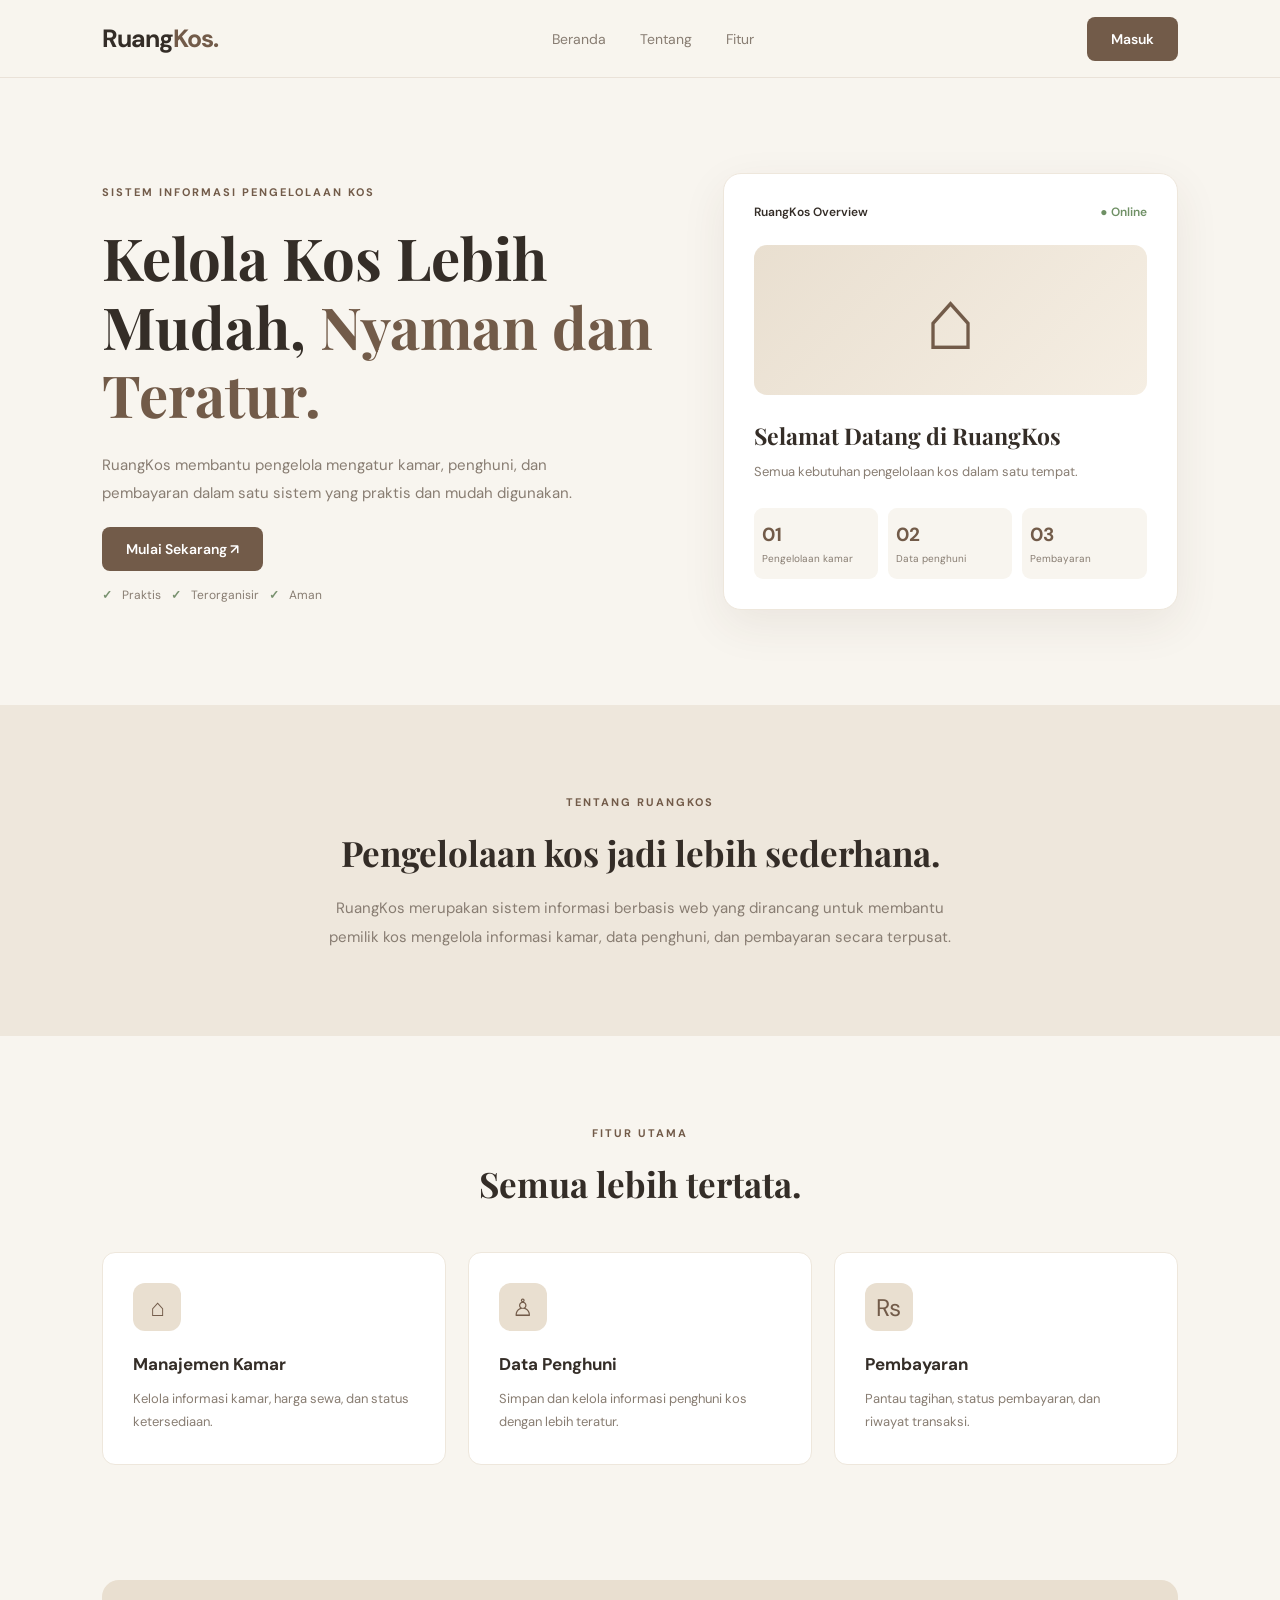
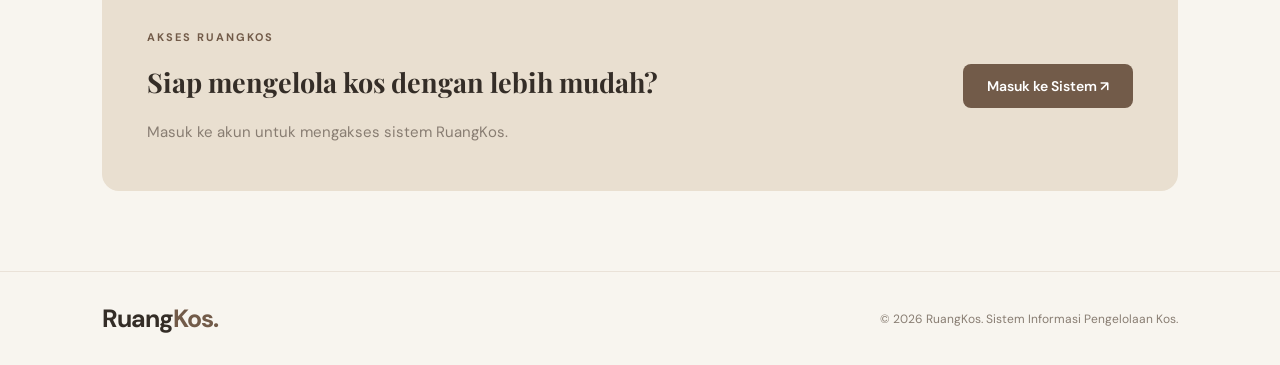
<file: index.html>
<!DOCTYPE html>
<html lang="id">
<head>
    <meta charset="UTF-8">
    <meta name="viewport" content="width=device-width, initial-scale=1.0">
    <title>RuangKos | Sistem Pengelolaan Kos</title>
   <link rel="stylesheet" href="styles.css">
</head>
<body>

    <header class="navbar">
        <a href="#" class="logo">Ruang<span>Kos.</span></a>

        <nav>
            <a href="#beranda">Beranda</a>
            <a href="#tentang">Tentang</a>
            <a href="#fitur">Fitur</a>
        </nav>

        <a href="#login" class="nav-button">Masuk</a>
    </header>

    <main>
        <section class="hero" id="beranda">
            <div class="hero-content">
                <span class="tag">SISTEM INFORMASI PENGELOLAAN KOS</span>

                <h1>Kelola Kos Lebih Mudah, <span>Nyaman dan Teratur.</span></h1>

                <p>
                    RuangKos membantu pengelola mengatur kamar,
                    penghuni, dan pembayaran dalam satu sistem
                    yang praktis dan mudah digunakan.
                </p>

                <a href="#login" class="primary-button">Mulai Sekarang ↗</a>

                <div class="hero-note">
                    <span>✓</span> Praktis
                    <span>✓</span> Terorganisir
                    <span>✓</span> Aman
                </div>
            </div>

            <div class="hero-card">
                <div class="card-top">
                    <span>RuangKos Overview</span>
                    <span class="status">● Online</span>
                </div>

                <div class="illustration">⌂</div>
                <h2>Selamat Datang di RuangKos</h2>
                <p>Semua kebutuhan pengelolaan kos dalam satu tempat.</p>

                <div class="mini-stats">
                    <div>
                        <strong>01</strong>
                        <small>Pengelolaan kamar</small>
                    </div>
                    <div>
                        <strong>02</strong>
                        <small>Data penghuni</small>
                    </div>
                    <div>
                        <strong>03</strong>
                        <small>Pembayaran</small>
                    </div>
                </div>
            </div>
        </section>

        <section class="about" id="tentang">
            <span class="tag">TENTANG RUANGKOS</span>
            <h2>Pengelolaan kos jadi lebih sederhana.</h2>
            <p>
                RuangKos merupakan sistem informasi berbasis web
                yang dirancang untuk membantu pemilik kos mengelola
                informasi kamar, data penghuni, dan pembayaran
                secara terpusat.
            </p>
        </section>

        <section class="features" id="fitur">
            <span class="tag">FITUR UTAMA</span>
            <h2>Semua lebih tertata.</h2>

            <div class="feature-grid">
                <article class="feature-card">
                    <div class="feature-icon">⌂</div>
                    <h3>Manajemen Kamar</h3>
                    <p>Kelola informasi kamar, harga sewa, dan status ketersediaan.</p>
                </article>

                <article class="feature-card">
                    <div class="feature-icon">♙</div>
                    <h3>Data Penghuni</h3>
                    <p>Simpan dan kelola informasi penghuni kos dengan lebih teratur.</p>
                </article>

                <article class="feature-card">
                    <div class="feature-icon">₨</div>
                    <h3>Pembayaran</h3>
                    <p>Pantau tagihan, status pembayaran, dan riwayat transaksi.</p>
                </article>
            </div>
        </section>

        <section class="login-section" id="login">
            <div>
                <span class="tag">AKSES RUANGKOS</span>
                <h2>Siap mengelola kos dengan lebih mudah?</h2>
                <p>Masuk ke akun untuk mengakses sistem RuangKos.</p>
            </div>
            <button class="primary-button" id="loginButton">Masuk ke Sistem ↗</button>
        </section>
    </main>

    <footer>
        <a href="#" class="logo">Ruang<span>Kos.</span></a>
        <p>© 2026 RuangKos. Sistem Informasi Pengelolaan Kos.</p>
    </footer>

    <script type="module" src="app.js"></script>
</body>
</html>
</file>
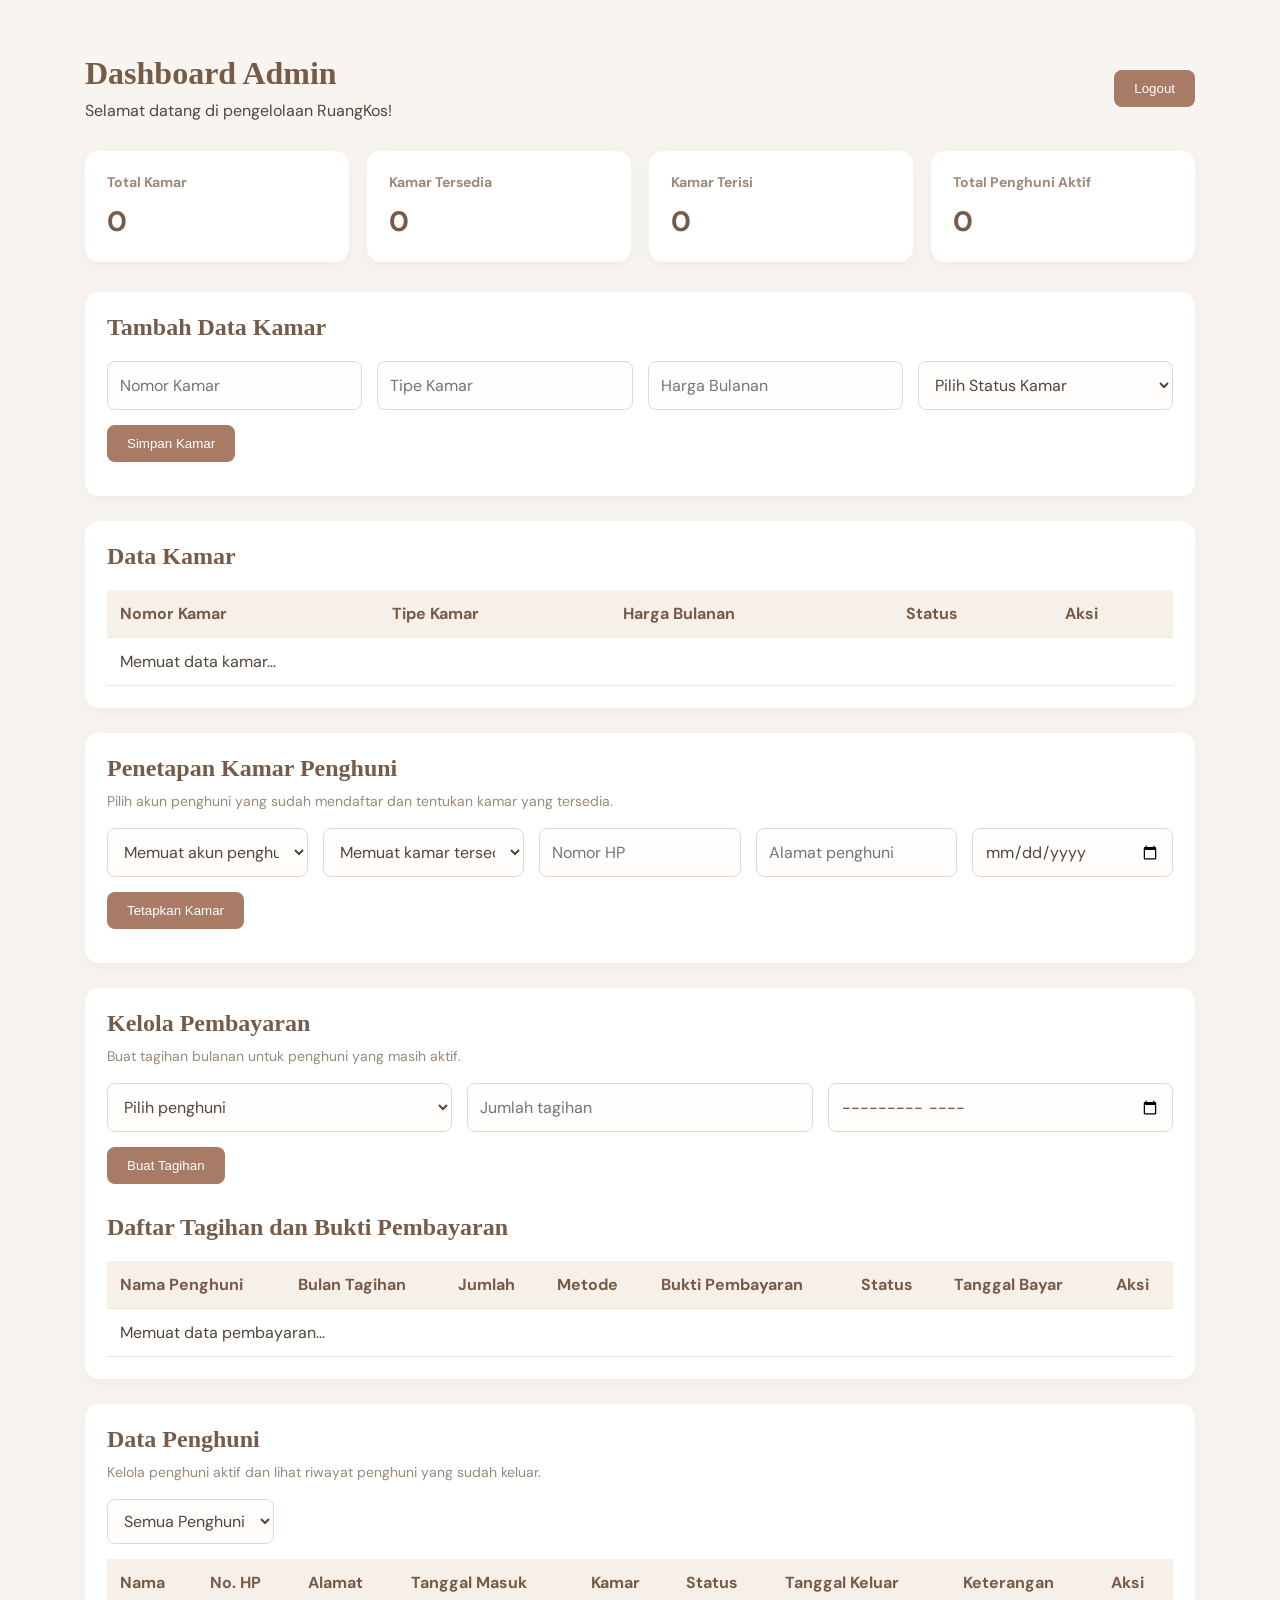
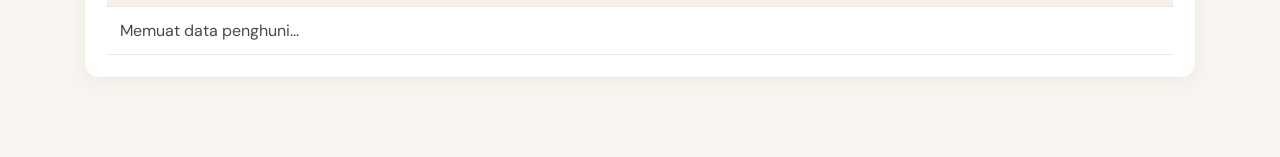
<file: admin.html>
<!DOCTYPE html>
<html lang="id">
<head>
    <meta charset="UTF-8">
    <meta name="viewport" content="width=device-width, initial-scale=1.0">
    <title>Dashboard Admin | RuangKos</title>
    <link rel="stylesheet" href="styles.css">

    <style>
        body {
            background: #f8f5f0;
            color: #51463d;
        }

        .admin-container {
            max-width: 1150px;
            margin: 35px auto;
            padding: 20px;
        }

        .admin-header {
            display: flex;
            justify-content: space-between;
            align-items: center;
            flex-wrap: wrap;
            gap: 15px;
            margin-bottom: 30px;
        }

        .admin-header h1,
        .content-card h2 {
            font-family: Georgia, serif;
            color: #765c48;
        }

        .admin-header h1 { margin-bottom: 8px; }

        .logout-button, .save-button {
            background: #a77b65;
            color: white;
            border: none;
            padding: 11px 20px;
            border-radius: 8px;
            cursor: pointer;
        }

        .logout-button:hover, .save-button:hover {
            background: #89634f;
        }

        button:disabled {
            opacity: .6;
            cursor: not-allowed;
        }

        .stat-grid {
            display: grid;
            grid-template-columns: repeat(auto-fit, minmax(180px, 1fr));
            gap: 18px;
            margin-bottom: 30px;
        }

        .stat-card, .content-card {
            background: white;
            padding: 22px;
            border-radius: 14px;
            box-shadow: 0 4px 15px rgba(90, 70, 50, .06);
        }

        .stat-card h3 {
            font-size: 14px;
            color: #9b8979;
            margin-bottom: 12px;
        }

        .stat-card p {
            font-size: 28px;
            font-weight: bold;
            color: #765c48;
        }

        .content-card {
            margin-bottom: 25px;
            overflow: hidden;
        }

        .content-card h2 { margin-bottom: 20px; }

        .room-form {
            display: grid;
            grid-template-columns: repeat(auto-fit, minmax(180px, 1fr));
            gap: 15px;
            margin-bottom: 15px;
        }

        .room-form input, .room-form select {
            width: 100%;
            padding: 12px;
            border: 1px solid #e4d8cd;
            border-radius: 8px;
            background: #fffdfb;
            color: #51463d;
            box-sizing: border-box;
            font: inherit;
        }

        .table-wrapper { overflow-x: auto; }

        table {
            width: 100%;
            border-collapse: collapse;
            min-width: 700px;
        }

        th, td {
            padding: 13px;
            text-align: left;
            vertical-align: middle;
            border-bottom: 1px solid #eee6df;
        }

        th {
            background: #f7f0e9;
            color: #765c48;
            white-space: nowrap;
        }

        .editKamar, .hapusKamar,
        .setujuiPembayaran, .tolakPembayaran,
        .keluarkanPenghuni {
            color: white;
            border: none;
            padding: 8px 12px;
            border-radius: 6px;
            cursor: pointer;
            margin: 2px;
        }

        .editKamar { background: #b99a78; }
        .hapusKamar, .tolakPembayaran,
        .keluarkanPenghuni { background: #c97878; }
        .setujuiPembayaran { background: #668b68; }

        .editKamar:hover { background: #967653; }
        .hapusKamar:hover, .tolakPembayaran:hover,
        .keluarkanPenghuni:hover { background: #ad5555; }
        .setujuiPembayaran:hover { background: #4d704f; }

        .info-text {
            color: #9b8979;
            font-size: 14px;
            margin-top: -10px;
            margin-bottom: 18px;
        }

        #pesanKamar, #pesanPenetapan, #pesanPembayaran {
            margin-top: 12px;
            font-size: 14px;
        }

        .bukti-preview {
            width: 85px;
            height: 75px;
            object-fit: cover;
            border-radius: 8px;
            border: 1px solid #e4d8cd;
            cursor: pointer;
        }

        .bukti-link {
            display: inline-block;
            color: #8a6048;
            font-size: 13px;
            text-decoration: underline;
        }

        .status-label {
            display: inline-block;
            padding: 6px 10px;
            border-radius: 20px;
            font-size: 12px;
            white-space: nowrap;
            background: #f2eee9;
            color: #765c48;
        }

        .status-menunggu {
            background: #fff1d6;
            color: #956b22;
        }

        .status-lunas {
            background: #e4f3e5;
            color: #46734a;
        }

        .status-ditolak {
            background: #fbe5e5;
            color: #a34e4e;
        }

        .alasan-penolakan {
            color: #a34e4e;
            font-size: 12px;
            margin-top: 5px;
            max-width: 180px;
            white-space: normal;
        }

        .aksi-pembayaran { min-width: 150px; }

        .filter-penghuni {
            padding: 10px 12px;
            border: 1px solid #e4d8cd;
            border-radius: 8px;
            margin-bottom: 15px;
            background: #fffdfb;
            color: #51463d;
            font: inherit;
        }

        @media (max-width: 600px) {
            .admin-container { padding: 12px; }
            .admin-header { align-items: flex-start; }
        }
    </style>
</head>

<body>
<main class="admin-container">

    <header class="admin-header">
        <div>
            <h1>Dashboard Admin</h1>
            <p>Selamat datang di pengelolaan RuangKos!</p>
        </div>
        <button class="logout-button" id="logoutButton">Logout</button>
    </header>

    <!-- STATISTIK -->
    <section class="stat-grid">
        <div class="stat-card">
            <h3>Total Kamar</h3>
            <p id="totalKamar">0</p>
        </div>
        <div class="stat-card">
            <h3>Kamar Tersedia</h3>
            <p id="kamarTersedia">0</p>
        </div>
        <div class="stat-card">
            <h3>Kamar Terisi</h3>
            <p id="kamarTerisi">0</p>
        </div>
        <div class="stat-card">
            <h3>Total Penghuni Aktif</h3>
            <p id="totalPenghuni">0</p>
        </div>
    </section>

    <!-- TAMBAH KAMAR -->
    <section class="content-card">
        <h2>Tambah Data Kamar</h2>
        <form id="formKamar">
            <div class="room-form">
                <input type="text" id="nomorKamar"
                    placeholder="Nomor Kamar" required>
                <input type="text" id="tipeKamar"
                    placeholder="Tipe Kamar" required>
                <input type="number" id="hargaKamar"
                    placeholder="Harga Bulanan" min="1" required>
                <select id="statusKamar" required>
                    <option value="" disabled selected>Pilih Status Kamar</option>
                    <option value="tersedia">Tersedia</option>
                    <option value="terisi">Terisi</option>
                </select>
            </div>
            <button type="submit" class="save-button">Simpan Kamar</button>
            <p id="pesanKamar"></p>
        </form>
    </section>

    <!-- DATA KAMAR -->
    <section class="content-card">
        <h2>Data Kamar</h2>
        <div class="table-wrapper">
            <table>
                <thead>
                    <tr>
                        <th>Nomor Kamar</th>
                        <th>Tipe Kamar</th>
                        <th>Harga Bulanan</th>
                        <th>Status</th>
                        <th>Aksi</th>
                    </tr>
                </thead>
                <tbody id="tabelKamar">
                    <tr><td colspan="5">Memuat data kamar...</td></tr>
                </tbody>
            </table>
        </div>
    </section>

    <!-- PENETAPAN KAMAR -->
    <section class="content-card">
        <h2>Penetapan Kamar Penghuni</h2>
        <p class="info-text">
            Pilih akun penghuni yang sudah mendaftar dan tentukan kamar yang tersedia.
        </p>

        <form id="formPenetapan">
            <div class="room-form">
                <select id="pilihPenghuni" required>
                    <option value="">Memuat akun penghuni...</option>
                </select>
                <select id="pilihKamar" required>
                    <option value="">Memuat kamar tersedia...</option>
                </select>
                <input type="text" id="noHpPenghuni" placeholder="Nomor HP">
                <input type="text" id="alamatPenghuni" placeholder="Alamat penghuni">
                <input type="date" id="tanggalMasuk" required>
            </div>
            <button type="submit" class="save-button" id="tombolPenetapan">
                Tetapkan Kamar
            </button>
            <p id="pesanPenetapan"></p>
        </form>
    </section>

    <!-- PEMBAYARAN -->
    <section class="content-card">
        <h2>Kelola Pembayaran</h2>
        <p class="info-text">
            Buat tagihan bulanan untuk penghuni yang masih aktif.
        </p>

        <form id="formPembayaran">
            <div class="room-form">
                <select id="penghuniPembayaran" required>
                    <option value="">Pilih penghuni</option>
                </select>
                <input type="number" id="jumlahPembayaran"
                    placeholder="Jumlah tagihan" min="1" required>
                <input type="month" id="bulanTagihan" required>
            </div>
            <button type="submit" class="save-button" id="tombolPembayaran">
                Buat Tagihan
            </button>
            <p id="pesanPembayaran"></p>
        </form>

        <h2 style="margin-top:30px;">Daftar Tagihan dan Bukti Pembayaran</h2>
        <div class="table-wrapper">
            <table>
                <thead>
                    <tr>
                        <th>Nama Penghuni</th>
                        <th>Bulan Tagihan</th>
                        <th>Jumlah</th>
                        <th>Metode</th>
                        <th>Bukti Pembayaran</th>
                        <th>Status</th>
                        <th>Tanggal Bayar</th>
                        <th>Aksi</th>
                    </tr>
                </thead>
                <tbody id="tabelPembayaranAdmin">
                    <tr><td colspan="8">Memuat data pembayaran...</td></tr>
                </tbody>
            </table>
        </div>
    </section>

    <!-- DATA PENGHUNI -->
    <section class="content-card">
        <h2>Data Penghuni</h2>
        <p class="info-text">
            Kelola penghuni aktif dan lihat riwayat penghuni yang sudah keluar.
        </p>

        <select id="filterPenghuni" class="filter-penghuni">
            <option value="semua">Semua Penghuni</option>
            <option value="aktif">Penghuni Aktif</option>
            <option value="keluar">Penghuni Keluar</option>
        </select>

        <div class="table-wrapper">
            <table>
                <thead>
                    <tr>
                        <th>Nama</th>
                        <th>No. HP</th>
                        <th>Alamat</th>
                        <th>Tanggal Masuk</th>
                        <th>Kamar</th>
                        <th>Status</th>
                        <th>Tanggal Keluar</th>
                        <th>Keterangan</th>
                        <th>Aksi</th>
                    </tr>
                </thead>
                <tbody id="tabelPenghuni">
                    <tr><td colspan="9">Memuat data penghuni...</td></tr>
                </tbody>
            </table>
        </div>
    </section>

</main>

<script type="module" src="admin.js"></script>
</body>
</html>
</file>
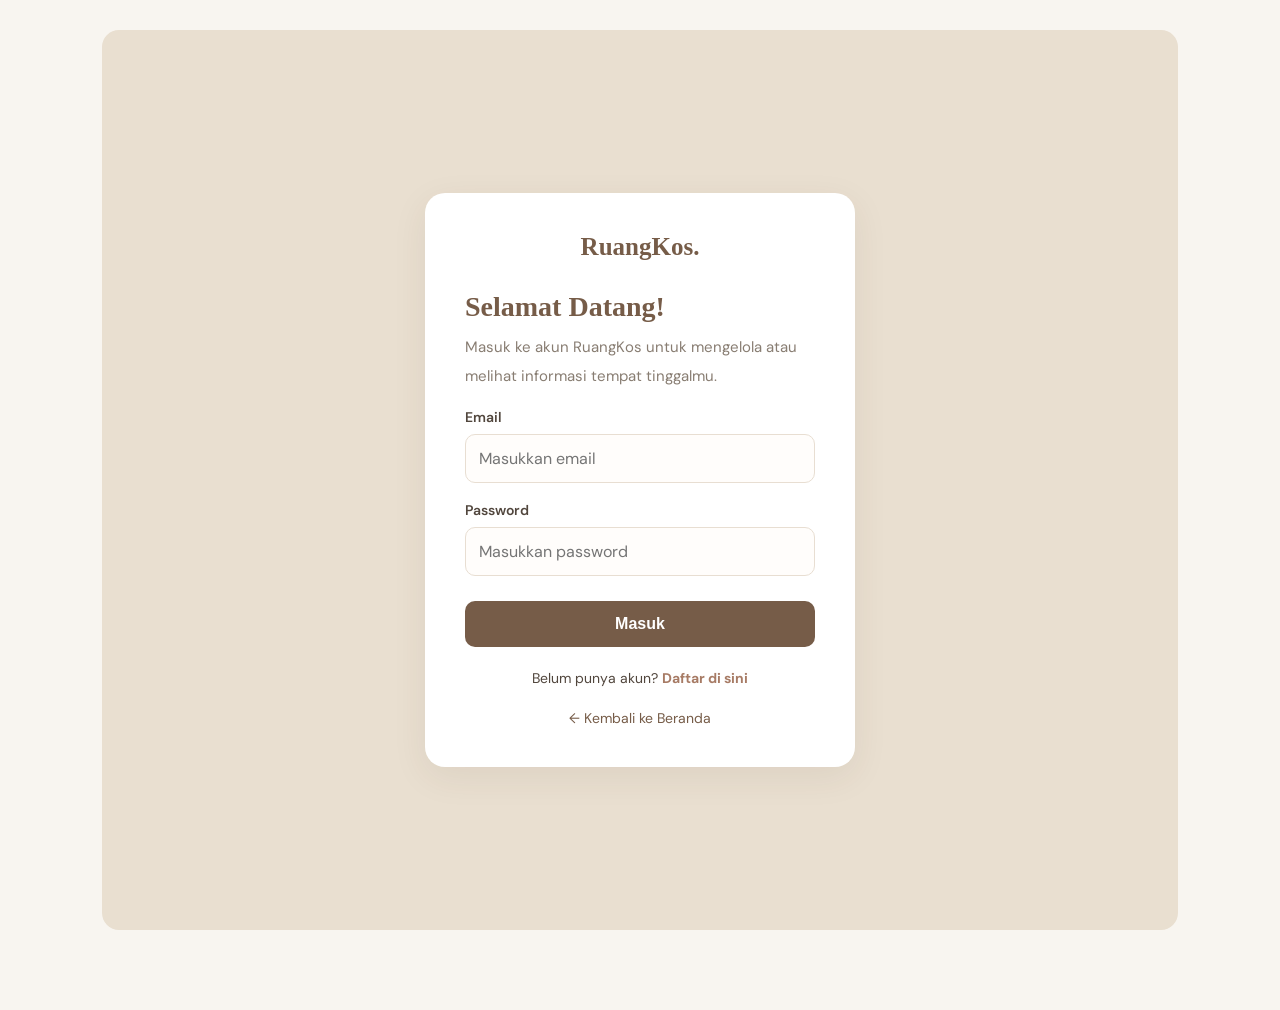
<file: login.html>
<!DOCTYPE html>
<html lang="id">
<head>
    <meta charset="UTF-8">
    <meta name="viewport" content="width=device-width, initial-scale=1.0">

    <title>Masuk - RuangKos</title>

    <link rel="stylesheet" href="styles.css">

    <style>
        body {
            background: #f8f5f0;
            min-height: 100vh;
            color: #51463d;
        }

        .login-section {
            min-height: 100vh;
            display: flex;
            justify-content: center;
            align-items: center;
            padding: 30px 20px;
            box-sizing: border-box;
        }

        .login-card {
            background: white;
            width: 100%;
            max-width: 430px;
            padding: 40px;
            border-radius: 20px;
            box-shadow: 0 10px 35px rgba(80, 55, 35, 0.08);
            box-sizing: border-box;
        }

        .login-logo {
            text-align: center;
            font-family: Georgia, serif;
            font-size: 25px;
            font-weight: bold;
            color: #765c48;
            margin-bottom: 30px;
        }

        .login-card h1 {
            font-family: Georgia, serif;
            margin-bottom: 10px;
            color: #765c48;
            font-size: 28px;
        }

        .login-description {
            color: #8b8178;
            margin-bottom: 25px;
            line-height: 1.6;
        }

        .login-card label {
            display: block;
            margin: 18px 0 8px;
            font-weight: 600;
            color: #51463d;
            font-size: 14px;
        }

        .login-card input {
            width: 100%;
            padding: 13px;
            border: 1px solid #e8ded2;
            border-radius: 10px;
            font: inherit;
            outline: none;
            box-sizing: border-box;
            background: #fffdfb;
        }

        .login-card input:focus {
            border-color: #92745e;
        }

        .login-card button {
            width: 100%;
            margin-top: 25px;
            padding: 14px;
            border: none;
            border-radius: 10px;
            background: #765c48;
            color: white;
            font-size: 16px;
            font-weight: 600;
            cursor: pointer;
        }

        .login-card button:hover {
            background: #604936;
        }

        .login-card button:disabled {
            opacity: 0.6;
            cursor: not-allowed;
        }

        #pesan {
            margin-top: 18px;
            font-size: 14px;
            text-align: center;
            line-height: 1.5;
        }

        .register-link {
            text-align: center;
            margin-top: 22px;
            font-size: 14px;
        }

        .register-link a {
            color: #a77b65;
            font-weight: bold;
            text-decoration: none;
        }

        .register-link a:hover {
            text-decoration: underline;
        }

        .back-link {
            display: block;
            text-align: center;
            margin-top: 22px;
            color: #765c48;
            text-decoration: none;
            font-size: 14px;
        }

        @media (max-width: 480px) {
            .login-card {
                padding: 28px 22px;
            }
        }
    </style>
</head>

<body>

    <section class="login-section">

        <div class="login-card">

            <div class="login-logo">
                RuangKos.
            </div>

            <h1>Selamat Datang!</h1>

            <p class="login-description">
                Masuk ke akun RuangKos untuk mengelola
                atau melihat informasi tempat tinggalmu.
            </p>

            <form id="loginForm">

                <label for="email">Email</label>

                <input
                    type="email"
                    id="email"
                    placeholder="Masukkan email"
                    autocomplete="email"
                    required
                >

                <label for="password">Password</label>

                <input
                    type="password"
                    id="password"
                    placeholder="Masukkan password"
                    autocomplete="current-password"
                    required
                >

                <button type="submit" id="loginButton">
                    Masuk
                </button>

                <div id="pesan"></div>

            </form>

            <div class="register-link">
                Belum punya akun?
                <a href="register.html">Daftar di sini</a>
            </div>

            <a href="index.html" class="back-link">
                ← Kembali ke Beranda
            </a>

        </div>

    </section>

    <script type="module" src="login.js"></script>

</body>
</html>
</file>
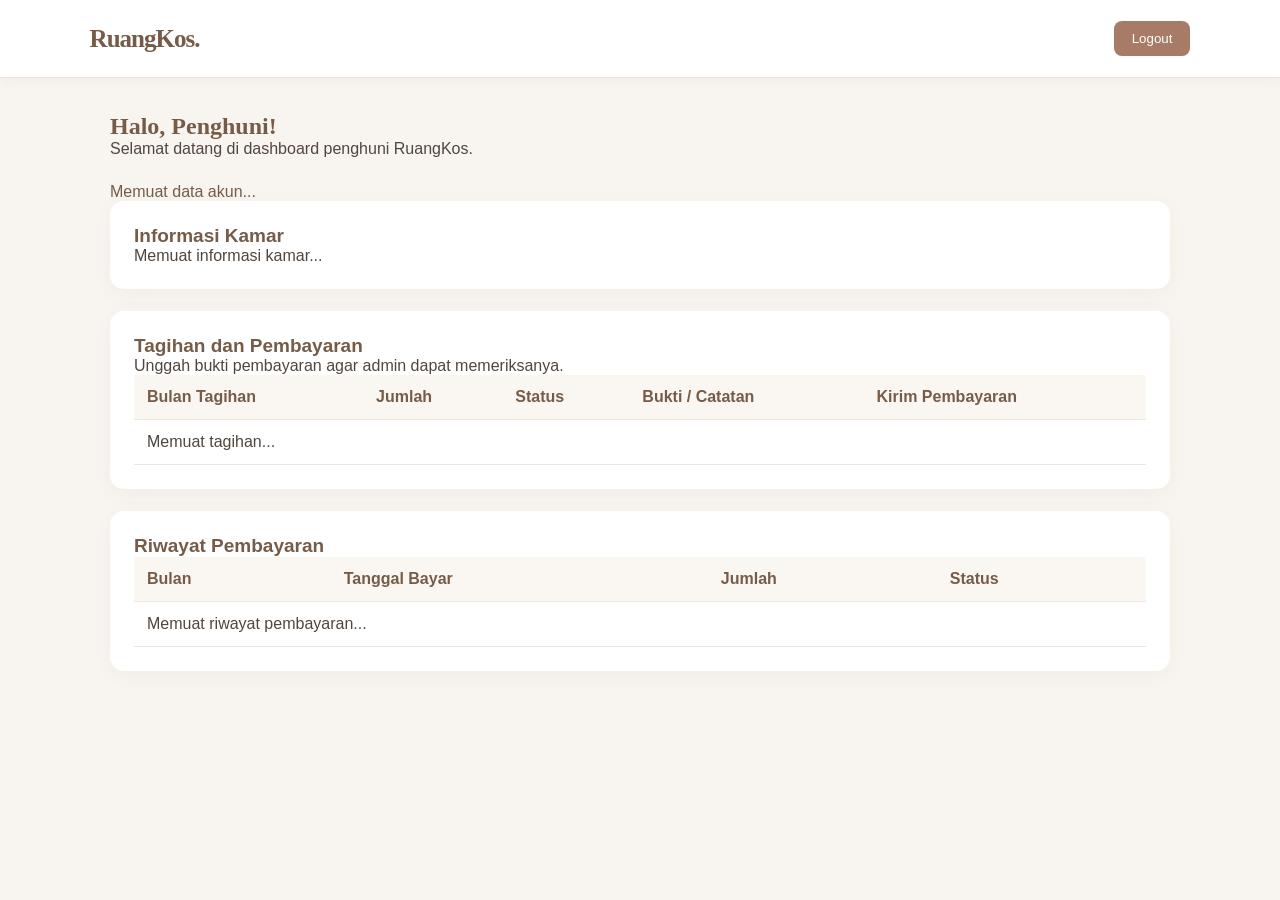
<file: penghuni.html>
<!DOCTYPE html>
<html lang="id">
<head>
    <meta charset="UTF-8">
    <meta name="viewport" content="width=device-width, initial-scale=1.0">
    <title>Dashboard Penghuni | RuangKos</title>
    <link rel="stylesheet" href="styles.css">

    <style>
        body {
            background: #f8f5f0;
            color: #51463d;
            margin: 0;
            font-family: Arial, sans-serif;
        }
        .navbar {
            background: white;
            padding: 18px 7%;
            display: flex;
            justify-content: space-between;
            align-items: center;
            box-shadow: 0 2px 12px rgba(0,0,0,.04);
        }
        .logo {
            color: #765c48;
            font-family: Georgia, serif;
            font-size: 25px;
            font-weight: bold;
        }
        .logout-button, .upload-button {
            background: #a77b65;
            color: white;
            border: none;
            padding: 10px 18px;
            border-radius: 8px;
            cursor: pointer;
        }
        .upload-button:disabled {
            opacity: .6;
            cursor: not-allowed;
        }
        .container {
            max-width: 1100px;
            margin: 35px auto;
            padding: 0 20px;
        }
        .welcome { margin-bottom: 25px; }
        .welcome h1 {
            color: #765c48;
            font-family: Georgia, serif;
        }
        .card {
            background: white;
            padding: 24px;
            border-radius: 14px;
            box-shadow: 0 5px 20px rgba(90,70,50,.05);
            margin-bottom: 22px;
        }
        .card h2 {
            color: #765c48;
            font-size: 19px;
            margin-top: 0;
        }
        .info-grid {
            display: grid;
            grid-template-columns: repeat(2, 1fr);
            gap: 18px;
        }
        .info-item {
            background: #faf7f3;
            padding: 15px;
            border-radius: 9px;
        }
        .info-item small {
            display: block;
            color: #9b8979;
            margin-bottom: 7px;
        }
        .info-item strong {
            color: #51463d;
            overflow-wrap: anywhere;
        }
        .table-wrapper { overflow-x: auto; }
        table {
            width: 100%;
            border-collapse: collapse;
            min-width: 650px;
        }
        th, td {
            padding: 13px;
            border-bottom: 1px solid #eee7df;
            text-align: left;
            vertical-align: top;
        }
        th {
            color: #765c48;
            background: #faf7f3;
        }
        .status {
            display: inline-block;
            padding: 5px 11px;
            border-radius: 20px;
            background: #f2eadf;
            color: #765c48;
            font-size: 12px;
            white-space: nowrap;
        }
        .empty-message {
            background: #faf7f3;
            padding: 20px;
            border-radius: 10px;
            color: #806e5e;
            line-height: 1.6;
        }
        .payment-form {
            min-width: 230px;
            display: grid;
            gap: 8px;
        }
        .payment-form select,
        .payment-form input[type="file"] {
            width: 100%;
            box-sizing: border-box;
            padding: 8px;
            border: 1px solid #e5d9ce;
            border-radius: 7px;
            background: #fff;
            color: #51463d;
        }
        .payment-form small {
            color: #806e5e;
            line-height: 1.4;
        }
        .reason {
            color: #a34b43;
            font-size: 13px;
            margin-top: 7px;
            max-width: 220px;
            white-space: normal;
        }
        .proof-link {
            color: #765c48;
            text-decoration: underline;
        }
        #pesan { color: #765c48; }
        @media (max-width: 600px) {
            .info-grid { grid-template-columns: 1fr; }
            .navbar { padding: 15px 5%; }
            .container { margin-top: 25px; }
            .card { padding: 18px; }
        }
    </style>
</head>

<body>
    <header class="navbar">
        <div class="logo">RuangKos.</div>
        <button id="logoutButton" class="logout-button">Logout</button>
    </header>

    <main class="container">
        <section class="welcome">
            <h1>Halo, <span id="namaPenghuni">Penghuni</span>!</h1>
            <p>Selamat datang di dashboard penghuni RuangKos.</p>
        </section>

        <p id="pesan">Memuat data akun...</p>

        <section class="card">
            <h2>Informasi Kamar</h2>
            <div id="informasiKamar">
                <p>Memuat informasi kamar...</p>
            </div>
        </section>

        <section class="card">
            <h2>Tagihan dan Pembayaran</h2>
            <p>Unggah bukti pembayaran agar admin dapat memeriksanya.</p>
            <div class="table-wrapper">
                <table>
                    <thead>
                        <tr>
                            <th>Bulan Tagihan</th>
                            <th>Jumlah</th>
                            <th>Status</th>
                            <th>Bukti / Catatan</th>
                            <th>Kirim Pembayaran</th>
                        </tr>
                    </thead>
                    <tbody id="tabelTagihan">
                        <tr><td colspan="5">Memuat tagihan...</td></tr>
                    </tbody>
                </table>
            </div>
            <p id="pesanPembayaran" aria-live="polite"></p>
        </section>

        <section class="card">
            <h2>Riwayat Pembayaran</h2>
            <div class="table-wrapper">
                <table>
                    <thead>
                        <tr>
                            <th>Bulan</th>
                            <th>Tanggal Bayar</th>
                            <th>Jumlah</th>
                            <th>Status</th>
                        </tr>
                    </thead>
                    <tbody id="tabelPembayaran">
                        <tr><td colspan="4">Memuat riwayat pembayaran...</td></tr>
                    </tbody>
                </table>
            </div>
        </section>
    </main>

    <script type="module" src="penghuni.js"></script>
</body>
</html>
</file>
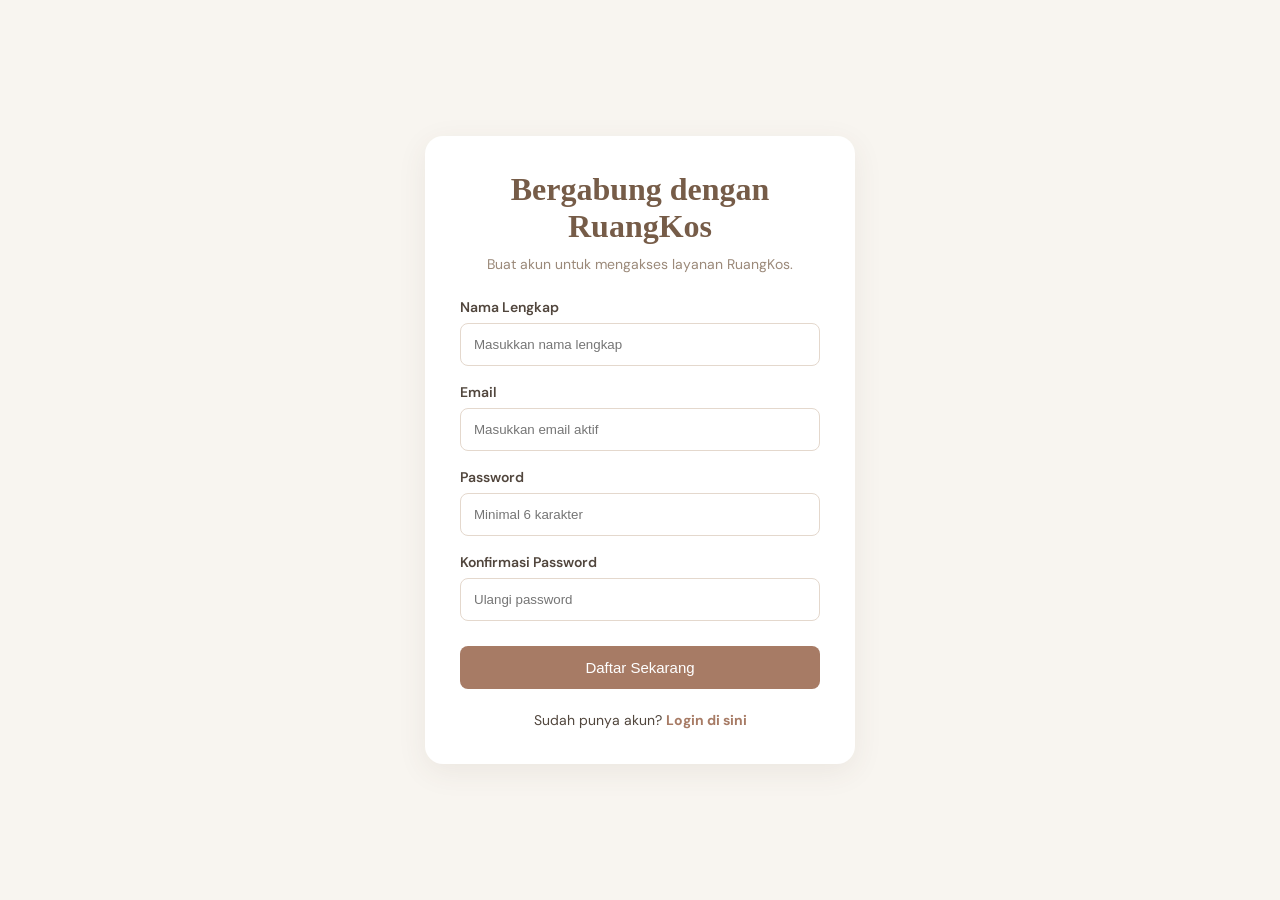
<file: register.html>
<!DOCTYPE html>
<html lang="id">
<head>
    <meta charset="UTF-8">
    <meta name="viewport" content="width=device-width, initial-scale=1.0">
    <title>Daftar Akun | RuangKos</title>
    <link rel="stylesheet" href="styles.css">

    <style>
        body {
            background: #f8f5f0;
            min-height: 100vh;
            display: flex;
            align-items: center;
            justify-content: center;
            padding: 20px;
            color: #51463d;
        }

        .register-container {
            background: white;
            width: 100%;
            max-width: 430px;
            padding: 35px;
            border-radius: 18px;
            box-shadow: 0 8px 30px rgba(90, 70, 50, 0.08);
        }

        .register-container h1 {
            font-family: Georgia, serif;
            color: #765c48;
            margin-bottom: 10px;
            text-align: center;
        }

        .register-description {
            text-align: center;
            color: #9b8979;
            margin-bottom: 25px;
            font-size: 14px;
        }

        .form-group {
            margin-bottom: 17px;
        }

        .form-group label {
            display: block;
            margin-bottom: 7px;
            font-size: 14px;
            font-weight: 600;
        }

        .form-group input {
            width: 100%;
            padding: 13px;
            border: 1px solid #e4d8cd;
            border-radius: 8px;
            outline: none;
            box-sizing: border-box;
        }

        .form-group input:focus {
            border-color: #a77b65;
        }

        .register-button {
            width: 100%;
            padding: 13px;
            background: #a77b65;
            color: white;
            border: none;
            border-radius: 8px;
            cursor: pointer;
            font-size: 15px;
            margin-top: 8px;
        }

        .register-button:hover {
            background: #89634f;
        }

        .register-button:disabled {
            opacity: 0.6;
            cursor: not-allowed;
        }

        #pesan {
            font-size: 14px;
            text-align: center;
            margin-top: 15px;
        }

        .login-link {
            text-align: center;
            margin-top: 22px;
            font-size: 14px;
        }

        .login-link a {
            color: #a77b65;
            font-weight: bold;
            text-decoration: none;
        }
    </style>
</head>

<body>

    <main class="register-container">

        <h1>Bergabung dengan RuangKos</h1>

        <p class="register-description">
            Buat akun untuk mengakses layanan RuangKos.
        </p>

        <form id="registerForm">

            <div class="form-group">
                <label for="nama">Nama Lengkap</label>
                <input
                    type="text"
                    id="nama"
                    placeholder="Masukkan nama lengkap"
                    required
                >
            </div>

            <div class="form-group">
                <label for="email">Email</label>
                <input
                    type="email"
                    id="email"
                    placeholder="Masukkan email aktif"
                    required
                >
            </div>

            <div class="form-group">
                <label for="password">Password</label>
                <input
                    type="password"
                    id="password"
                    placeholder="Minimal 6 karakter"
                    minlength="6"
                    required
                >
            </div>

            <div class="form-group">
                <label for="konfirmasiPassword">Konfirmasi Password</label>
                <input
                    type="password"
                    id="konfirmasiPassword"
                    placeholder="Ulangi password"
                    minlength="6"
                    required
                >
            </div>

            <button type="submit" class="register-button" id="registerButton">
                Daftar Sekarang
            </button>

            <p id="pesan"></p>

        </form>

        <p class="login-link">
            Sudah punya akun?
            <a href="login.html">Login di sini</a>
        </p>

    </main>

    <script type="module" src="register.js"></script>

</body>
</html>
</file>
<file: styles.css>
@import url('https://fonts.googleapis.com/css2?family=DM+Sans:wght@400;500;600;700&family=Playfair+Display:wght@500;600;700&display=swap');

:root {
    --cream: #f8f5ef;
    --beige: #e9dfd0;
    --brown: #725b49;
    --dark: #342d27;
    --muted: #887d72;
    --white: #ffffff;
}

* {
    margin: 0;
    padding: 0;
    box-sizing: border-box;
    scroll-behavior: smooth;
}

body {
    background: var(--cream);
    color: var(--dark);
    font-family: 'DM Sans', sans-serif;
}

.navbar {
    min-height: 78px;
    padding: 0 8%;
    display: flex;
    align-items: center;
    justify-content: space-between;
    background: rgba(248, 245, 239, 0.96);
    border-bottom: 1px solid #eae2d8;
}

.logo {
    color: var(--dark);
    font-size: 25px;
    font-weight: 700;
    text-decoration: none;
    letter-spacing: -1px;
}

.logo span {
    color: var(--brown);
}

nav {
    display: flex;
    gap: 34px;
}

nav a {
    color: var(--muted);
    text-decoration: none;
    font-size: 14px;
    transition: 0.3s;
}

nav a:hover {
    color: var(--brown);
}

.nav-button,
.primary-button {
    background: var(--brown);
    color: white;
    padding: 13px 24px;
    border-radius: 8px;
    text-decoration: none;
    font-family: inherit;
    font-size: 14px;
    font-weight: 600;
    border: none;
    cursor: pointer;
    transition: 0.3s;
}

.nav-button:hover,
.primary-button:hover {
    background: var(--dark);
    transform: translateY(-2px);
}

.hero {
    padding: 95px 8%;
    display: grid;
    grid-template-columns: 1.1fr 0.9fr;
    align-items: center;
    gap: 65px;
    min-height: 570px;
}

.tag {
    color: var(--brown);
    font-size: 11px;
    font-weight: 700;
    letter-spacing: 2px;
}

.hero h1 {
    font-family: 'Playfair Display', serif;
    font-size: clamp(38px, 5vw, 58px);
    line-height: 1.18;
    margin: 22px 0;
    max-width: 570px;
}

.hero h1 span {
    color: var(--brown);
}

.hero-content > p,
.about > p,
.login-section p {
    color: var(--muted);
    line-height: 1.9;
    font-size: 15px;
    max-width: 510px;
    margin-bottom: 30px;
}

.hero-note {
    display: flex;
    gap: 10px;
    align-items: center;
    margin-top: 28px;
    color: var(--muted);
    font-size: 12px;
}

.hero-note span {
    color: #78916f;
    font-weight: 700;
}

.hero-card {
    background: var(--white);
    padding: 30px;
    border-radius: 18px;
    box-shadow: 0 15px 45px rgba(74, 57, 39, 0.08);
    border: 1px solid #eee7dc;
}

.card-top {
    display: flex;
    justify-content: space-between;
    font-size: 12px;
    font-weight: 600;
}

.status {
    color: #6f9065;
}

.illustration {
    height: 150px;
    margin: 25px 0;
    border-radius: 13px;
    background: linear-gradient(135deg, #e9dfd0, #f5eee3);
    display: grid;
    place-items: center;
    font-size: 85px;
    color: var(--brown);
}

.hero-card h2 {
    font-family: 'Playfair Display', serif;
    font-size: 23px;
    margin-bottom: 10px;
}

.hero-card > p {
    color: var(--muted);
    font-size: 13px;
    line-height: 1.7;
}

.mini-stats {
    display: grid;
    grid-template-columns: repeat(3, 1fr);
    gap: 10px;
    margin-top: 25px;
}

.mini-stats div {
    padding: 14px 8px;
    background: var(--cream);
    border-radius: 9px;
}

.mini-stats strong,
.mini-stats small {
    display: block;
}

.mini-stats strong {
    color: var(--brown);
    font-size: 19px;
    margin-bottom: 5px;
}

.mini-stats small {
    color: var(--muted);
    font-size: 10px;
}

.about,
.features {
    padding: 85px 8%;
    text-align: center;
}

.about {
    background: #eee7dc;
}

.about h2,
.features h2,
.login-section h2 {
    font-family: 'Playfair Display', serif;
    font-size: 35px;
    margin: 18px auto;
}

.about > p {
    margin: 0 auto;
    max-width: 650px;
}

.feature-grid {
    display: grid;
    grid-template-columns: repeat(3, 1fr);
    gap: 22px;
    margin-top: 45px;
    text-align: left;
}

.feature-card {
    background: white;
    padding: 30px;
    border: 1px solid #eee7dc;
    border-radius: 13px;
    transition: 0.3s;
}

.feature-card:hover {
    transform: translateY(-5px);
    box-shadow: 0 12px 30px rgba(74, 57, 39, 0.07);
}

.feature-icon {
    width: 48px;
    height: 48px;
    display: grid;
    place-items: center;
    background: var(--beige);
    color: var(--brown);
    border-radius: 12px;
    font-size: 24px;
    margin-bottom: 22px;
}

.feature-card h3 {
    margin-bottom: 12px;
    font-size: 17px;
}

.feature-card p {
    color: var(--muted);
    font-size: 13px;
    line-height: 1.8;
}

.login-section {
    margin: 30px 8% 80px;
    padding: 45px;
    background: #e9dfd0;
    border-radius: 17px;
    display: flex;
    justify-content: space-between;
    align-items: center;
    gap: 25px;
}

.login-section h2 {
    font-size: 27px;
}

.login-section p {
    margin: 0;
}

footer {
    padding: 30px 8%;
    display: flex;
    justify-content: space-between;
    align-items: center;
    border-top: 1px solid #eae2d8;
}

footer p {
    color: var(--muted);
    font-size: 12px;
}

@media (max-width: 800px) {
    .navbar {
        padding: 18px 5%;
        flex-wrap: wrap;
        gap: 18px;
    }

    nav {
        order: 3;
        width: 100%;
        justify-content: center;
        gap: 22px;
    }

    .hero {
        grid-template-columns: 1fr;
        padding: 65px 6%;
        gap: 40px;
    }

    .feature-grid {
        grid-template-columns: 1fr;
    }

    .login-section {
        margin: 20px 5% 50px;
        padding: 30px;
        flex-direction: column;
        align-items: flex-start;
    }

    footer {
        flex-direction: column;
        gap: 15px;
        text-align: center;
    }
}

@media (max-width: 420px) {
    .hero-note {
        flex-wrap: wrap;
    }

    .mini-stats {
        grid-template-columns: 1fr;
    }

    .about h2,
    .features h2 {
        font-size: 28px;
    }
}
</file>
